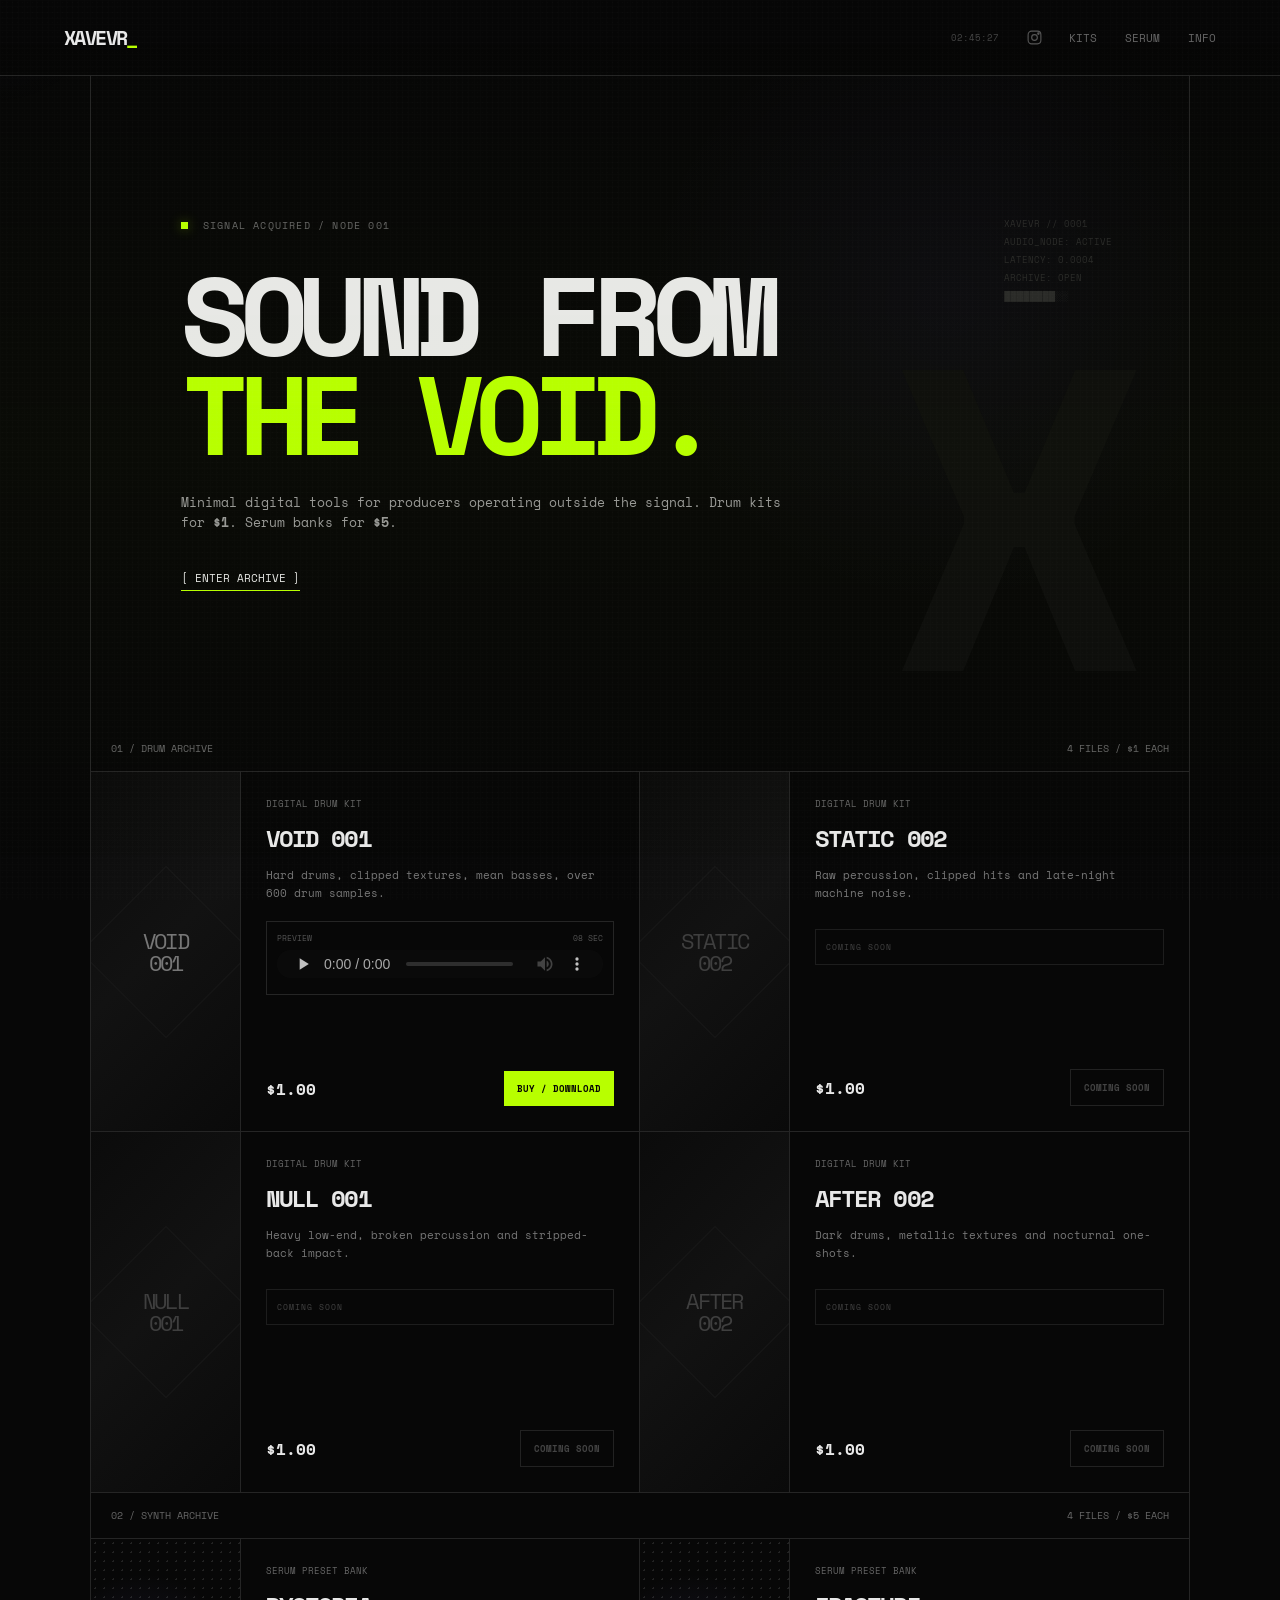
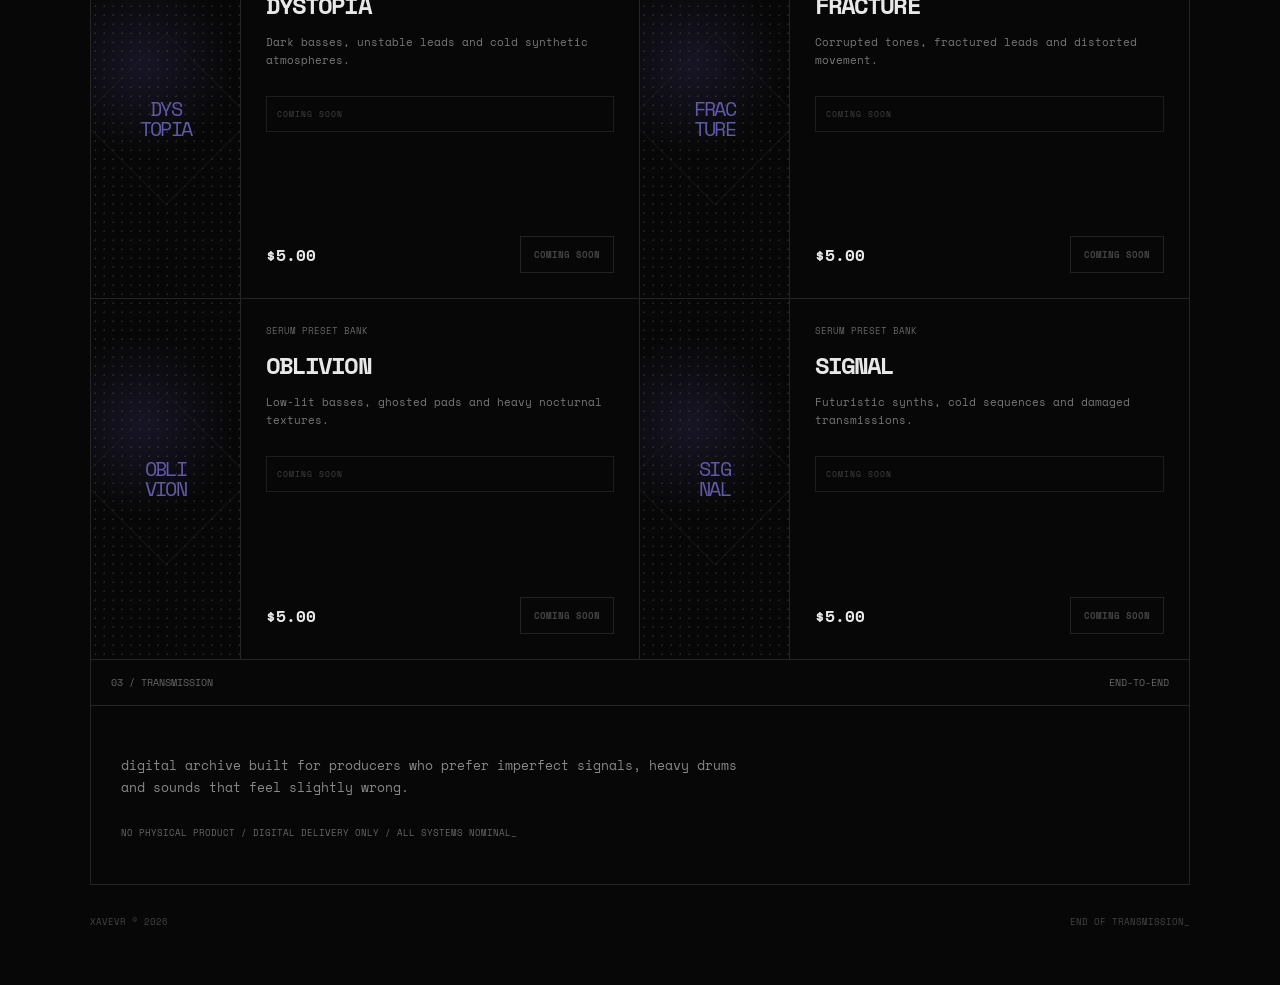
<file: index.html>
<!doctype html>
<html lang="en">
<head>
<meta charset="utf-8"><meta name="viewport" content="width=device-width,initial-scale=1">
<title>XAVEVR — SOUND FROM THE VOID</title>
<link rel="preconnect" href="https://fonts.googleapis.com">
<link rel="stylesheet" href="https://fonts.googleapis.com/css2?family=Space+Mono:wght@400;700&display=swap">
<link rel="stylesheet" href="style.css">
</head>
<body>
<div class="noise"></div><div class="scan"></div><div class="glow"></div>
<header>
  <a class="logo" href="#">XAVEVR<span>_</span></a>
  <div class="right"><small id="clock">00:00:00</small><a class="instagram" href="https://www.instagram.com/xavevr" target="_blank" rel="noopener" aria-label="XAVEVR on Instagram"><svg viewBox="0 0 24 24" aria-hidden="true"><rect x="3" y="3" width="18" height="18" rx="5"></rect><circle cx="12" cy="12" r="4"></circle><circle cx="17.5" cy="6.5" r="1"></circle></svg></a><nav><a href="#kits">KITS</a><a href="#banks">SERUM</a><a href="#about">INFO</a></nav></div>
</header>
<main>
<section class="hero">
  <div class="grid"></div>
  <div class="heroText">
    <small class="status"><i></i> SIGNAL ACQUIRED / NODE 001</small>
    <h1>SOUND FROM<br><em>THE VOID.</em></h1>
    <p>Minimal digital tools for producers operating outside the signal. Drum kits for <b>$1</b>. Serum banks for <b>$5</b>.</p>
    <a class="enter" href="#kits">[ ENTER ARCHIVE ]</a>
  </div>
  <pre>XAVEVR // 0001
AUDIO_NODE: ACTIVE
LATENCY: 0.0004
ARCHIVE: OPEN
████████░░</pre>
</section>

<section id="kits" class="archive">
  <div class="head"><span>01 / DRUM ARCHIVE</span><span>4 FILES / $1 EACH</span></div>
  <div class="products">
    <article class="product"><div class="art art-void">VOID<br>001</div><div class="info"><small>DIGITAL DRUM KIT</small><h2>VOID 001</h2><p>Hard drums, clipped textures, mean basses, over 600 drum samples.</p><div class="preview"><label>PREVIEW <span>08 SEC</span></label><audio controls preload="none" src="audio/void-001-preview.wav"></audio></div><div class="buy"><strong>$1.00</strong><a href="https://buy.stripe.com/dRm7sLbTkerZ1RLd6C43S00" target="_blank" rel="noopener">BUY / DOWNLOAD</a></div></div></article>
    <article class="product"><div class="art">STATIC<br>002</div><div class="info"><small>DIGITAL DRUM KIT</small><h2>STATIC 002</h2><p>Raw percussion, clipped hits and late-night machine noise.</p><div class="coming">COMING SOON</div><div class="buy"><strong>$1.00</strong><span class="disabled-buy">COMING SOON</span></div></div></article>
    <article class="product"><div class="art">NULL<br>001</div><div class="info"><small>DIGITAL DRUM KIT</small><h2>NULL 001</h2><p>Heavy low-end, broken percussion and stripped-back impact.</p><div class="coming">COMING SOON</div><div class="buy"><strong>$1.00</strong><span class="disabled-buy">COMING SOON</span></div></div></article>
    <article class="product"><div class="art">AFTER<br>002</div><div class="info"><small>DIGITAL DRUM KIT</small><h2>AFTER 002</h2><p>Dark drums, metallic textures and nocturnal one-shots.</p><div class="coming">COMING SOON</div><div class="buy"><strong>$1.00</strong><span class="disabled-buy">COMING SOON</span></div></div></article>
  </div>
</section>

<section id="banks" class="archive">
  <div class="head"><span>02 / SYNTH ARCHIVE</span><span>4 FILES / $5 EACH</span></div>
  <div class="products">
    <article class="product"><div class="art serum">DYS<br>TOPIA</div><div class="info"><small>SERUM PRESET BANK</small><h2>DYSTOPIA</h2><p>Dark basses, unstable leads and cold synthetic atmospheres.</p><div class="coming">COMING SOON</div><div class="buy"><strong>$5.00</strong><span class="disabled-buy">COMING SOON</span></div></div></article>
    <article class="product"><div class="art serum">FRAC<br>TURE</div><div class="info"><small>SERUM PRESET BANK</small><h2>FRACTURE</h2><p>Corrupted tones, fractured leads and distorted movement.</p><div class="coming">COMING SOON</div><div class="buy"><strong>$5.00</strong><span class="disabled-buy">COMING SOON</span></div></div></article>
    <article class="product"><div class="art serum">OBLI<br>VION</div><div class="info"><small>SERUM PRESET BANK</small><h2>OBLIVION</h2><p>Low-lit basses, ghosted pads and heavy nocturnal textures.</p><div class="coming">COMING SOON</div><div class="buy"><strong>$5.00</strong><span class="disabled-buy">COMING SOON</span></div></div></article>
    <article class="product"><div class="art serum">SIG<br>NAL</div><div class="info"><small>SERUM PRESET BANK</small><h2>SIGNAL</h2><p>Futuristic synths, cold sequences and damaged transmissions.</p><div class="coming">COMING SOON</div><div class="buy"><strong>$5.00</strong><span class="disabled-buy">COMING SOON</span></div></div></article>
  </div>
</section>

<section id="about" class="about">
  <div class="head"><span>03 / TRANSMISSION</span><span>END-TO-END</span></div>
  <p>digital archive built for producers who prefer imperfect signals, heavy drums and sounds that feel slightly wrong.</p>
  <small>NO PHYSICAL PRODUCT / DIGITAL DELIVERY ONLY / ALL SYSTEMS NOMINAL_</small>
</section>
</main>
<footer><span>XAVEVR © 2026</span><span id="msg">END OF TRANSMISSION_</span></footer>
<script src="script.js"></script>
</body></html>
</file>
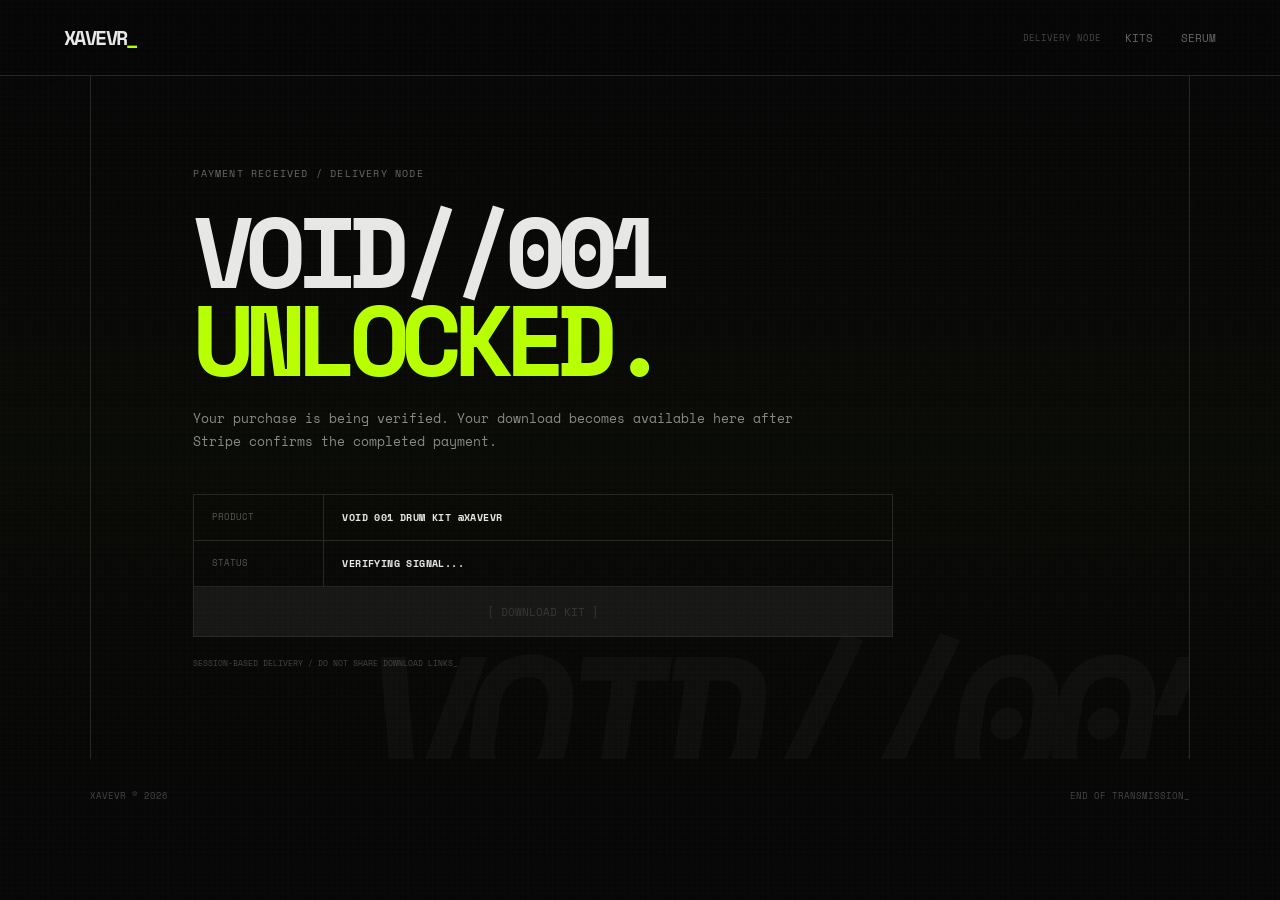
<file: download/void-001.html>
<!doctype html>
<html lang="en">
<head>
<meta charset="utf-8"><meta name="viewport" content="width=device-width,initial-scale=1">
<title>XAVEVR — VOID//001 DELIVERY</title><link rel="preconnect" href="https://fonts.googleapis.com"><link rel="stylesheet" href="https://fonts.googleapis.com/css2?family=Space+Mono:wght@400;700&display=swap"><link rel="stylesheet" href="../style.css">
</head>
<body><div class="noise"></div><div class="scan"></div><div class="glow"></div>
<header><a class="logo" href="../">XAVEVR<span>_</span></a><div class="right"><small>DELIVERY NODE</small><nav><a href="../#kits">KITS</a><a href="../#banks">SERUM</a></nav></div></header>
<main><section class="delivery"><div class="delivery-tag">PAYMENT RECEIVED / DELIVERY NODE</div><h1>VOID//001<br><em>UNLOCKED.</em></h1><p>Your purchase is being verified. Your download becomes available here after Stripe confirms the completed payment.</p><div class="delivery-box"><span>PRODUCT</span><strong>VOID 001 DRUM KIT @XAVEVR</strong><span>STATUS</span><strong id="status">VERIFYING SIGNAL...</strong><a id="download" class="enter disabled" href="#" aria-disabled="true">[ DOWNLOAD KIT ]</a></div><small class="note">SESSION-BASED DELIVERY / DO NOT SHARE DOWNLOAD LINKS_</small></section></main>
<footer><span>XAVEVR © 2026</span><span>END OF TRANSMISSION_</span></footer>
<script src="../script.js"></script>
</body></html>
</file>
<file: style.css>
*{box-sizing:border-box}:root{--bg:#070707;--fg:#e8e8e8;--muted:#666;--line:#252525;--a:#b8ff00;--violet:#8c79ff}html{scroll-behavior:smooth}body{margin:0;background:var(--bg);color:var(--fg);font-family:"Space Mono",monospace;overflow-x:hidden}body:before{content:"";position:fixed;inset:0;pointer-events:none;z-index:30;opacity:.018;background:linear-gradient(rgba(255,255,255,.5) 1px,transparent 1px),linear-gradient(90deg,rgba(255,255,255,.5) 1px,transparent 1px);background-size:6px 6px}.noise{position:fixed;inset:0;z-index:29;pointer-events:none;opacity:.018;background:radial-gradient(#fff .55px,transparent .55px);background-size:5px 5px}.scan{position:fixed;inset:0;z-index:28;pointer-events:none;background:linear-gradient(180deg,transparent 0%,rgba(184,255,0,.018) 50%,transparent 100%)}.glow{position:fixed;width:220px;height:220px;border-radius:50%;pointer-events:none;z-index:2;transform:translate(-50%,-50%);background:radial-gradient(circle,rgba(140,121,255,.035),transparent 68%)}a{color:inherit;text-decoration:none}header{height:76px;border-bottom:1px solid var(--line);display:flex;align-items:center;justify-content:space-between;padding:0 5vw;position:sticky;top:0;background:rgba(7,7,7,.96);backdrop-filter:blur(10px);z-index:20}.logo{font-size:20px;font-weight:700;letter-spacing:-.08em}.logo span{color:var(--a)}.right{display:flex;gap:24px;align-items:center}.instagram{width:22px;height:22px;display:grid;place-items:center;color:#555;transition:color .2s ease}.instagram svg{width:17px;height:17px;fill:none;stroke:currentColor;stroke-width:1.6}.instagram:hover{color:var(--a)}.right small{font-size:9px;color:#444}nav{display:flex;gap:28px;font-size:11px;color:var(--muted)}nav a:hover{color:var(--a)}main{width:min(1100px,90vw);margin:auto}.hero{height:650px;border-left:1px solid var(--line);border-right:1px solid var(--line);padding:80px 7vw;display:flex;align-items:center;position:relative;overflow:hidden;background:radial-gradient(circle at 78% 35%,rgba(140,121,255,.045),transparent 32%)}.grid{position:absolute;inset:0;background:linear-gradient(90deg,transparent 49.9%,#151515 50%,transparent 50.1%),linear-gradient(0deg,transparent 49.9%,#151515 50%,transparent 50.1%);background-size:80px 80px;opacity:.28}.hero:after{content:"X";position:absolute;right:3vw;bottom:-100px;font-size:430px;font-weight:bold;color:#0d0d0d;z-index:0}.heroText{position:relative;z-index:1}.status{font-size:10px;color:var(--muted);letter-spacing:.12em}.status i{display:inline-block;width:7px;height:7px;background:var(--a);margin-right:8px;box-shadow:0 0 12px rgba(184,255,0,.35)}h1{font-size:clamp(52px,10vw,112px);line-height:.88;letter-spacing:-.09em;margin:30px 0}h1 em{font-style:normal;color:var(--a)}.heroText>p{max-width:600px;color:#999;font-size:13px}.enter{display:inline-block;margin-top:25px;border-bottom:1px solid var(--a);font-size:11px;padding-bottom:4px}.hero pre{position:absolute;right:7%;top:20%;z-index:1;color:#292929;font:9px/2 "Space Mono"}.archive,.about{border:1px solid var(--line);border-top:0}.head{display:flex;justify-content:space-between;padding:15px 20px;border-bottom:1px solid var(--line);color:var(--muted);font-size:10px}.products{display:grid;grid-template-columns:repeat(2,1fr)}.product{display:grid;grid-template-columns:150px 1fr;min-height:360px;border-right:1px solid var(--line);border-bottom:1px solid var(--line)}.product:nth-child(even){border-right:0}.product:nth-last-child(-n+2){border-bottom:0}.art{display:flex;align-items:center;justify-content:center;border-right:1px solid var(--line);background:linear-gradient(135deg,#0b0b0b,#121212 48%,#0a0a0a);font-size:22px;line-height:1;color:#3f3f3f;text-align:center;letter-spacing:-.08em;position:relative;overflow:hidden}.art:after{content:"";position:absolute;width:120px;height:120px;border:1px solid #1d1d1d;transform:rotate(45deg);opacity:.6}.art.serum{background:radial-gradient(circle at 35% 35%,rgba(140,121,255,.12),transparent 36%),radial-gradient(#222 1px,transparent 1px);background-size:auto,9px 9px;color:#6159a9}.art-void{color:#777}.product:hover .art{color:var(--a);text-shadow:0 0 18px rgba(184,255,0,.14)}.info{padding:25px;display:flex;flex-direction:column}.info>small{font-size:9px;color:var(--muted)}h2{margin:10px 0 0;font-size:24px;letter-spacing:-.08em}.info>p{color:#777;font-size:11px;line-height:1.6}.preview{border:1px solid var(--line);padding:10px;margin-top:8px}.preview label{display:flex;justify-content:space-between;color:#555;font-size:8px;margin-bottom:6px}audio{width:100%;height:28px;filter:invert(1) grayscale(1);opacity:.75}.coming{border:1px solid #1d1d1d;padding:11px 10px;margin-top:16px;color:#444;font-size:8px;letter-spacing:.12em}.buy{display:flex;justify-content:space-between;align-items:center;margin-top:auto;gap:10px}.buy strong{font-size:16px}.buy a,.disabled-buy{padding:11px 13px;font-size:9px;font-weight:bold}.buy a{background:var(--a);color:#050505}.buy a:hover{background:#fff}.disabled-buy{border:1px solid #222;color:#444}.about{padding-bottom:45px}.about p{max-width:700px;padding:35px 30px 0;color:#888;font-size:13px;line-height:1.7}.about>small{display:block;padding:15px 30px 0;color:var(--muted);font-size:9px}footer{width:min(1100px,90vw);margin:auto;min-height:100px;padding:30px 0;display:flex;justify-content:space-between;color:#444;font-size:9px}.delivery{min-height:650px;border-left:1px solid var(--line);border-right:1px solid var(--line);padding:90px 8vw;position:relative;overflow:hidden}.delivery:before{content:"VOID//001";position:absolute;right:-4vw;bottom:-100px;font-size:190px;font-weight:700;color:#0e0e0e;letter-spacing:-.1em;transform:skewX(-8deg)}.delivery-tag{font-size:10px;color:var(--muted);letter-spacing:.12em}.delivery h1{position:relative;font-size:clamp(48px,9vw,100px);margin:25px 0}.delivery p{position:relative;max-width:620px;color:#888;font-size:13px;line-height:1.8}.delivery-box{position:relative;display:grid;grid-template-columns:130px 1fr;gap:0;border:1px solid var(--line);max-width:700px;margin-top:40px}.delivery-box span,.delivery-box strong{padding:15px 18px;border-bottom:1px solid var(--line);font-size:9px}.delivery-box span{color:#555;border-right:1px solid var(--line)}.delivery-box strong{font-size:10px;letter-spacing:.04em}.delivery-box .enter{grid-column:1/-1;margin:0;padding:16px 18px;border:0;border-top:1px solid var(--line);text-align:center;background:var(--a);color:#050505}.delivery-box .enter.disabled{opacity:.35;pointer-events:none;background:#333;color:#888}.delivery .note{display:block;position:relative;margin-top:20px;color:#444;font-size:8px}@media(max-width:720px){.right small{display:none}nav{gap:12px}.hero{height:570px;padding:60px 6vw}.hero pre{display:none}.products{grid-template-columns:1fr}.product,.product:nth-child(even){border-right:0}.product:nth-last-child(-n+2){border-bottom:1px solid var(--line)}.product:last-child{border-bottom:0}.art{min-height:210px}footer{flex-direction:column;gap:10px}.delivery{padding:70px 6vw}.delivery-box{grid-template-columns:1fr}.delivery-box span{border-right:0}.delivery:before{font-size:100px}}
/* Refined serum artwork: keep names readable without changing the original card layout. */
.art.serum{font-size:20px;line-height:.98;letter-spacing:-.09em;padding:0 10px}
.art.serum:hover{color:var(--a)}
</file>
